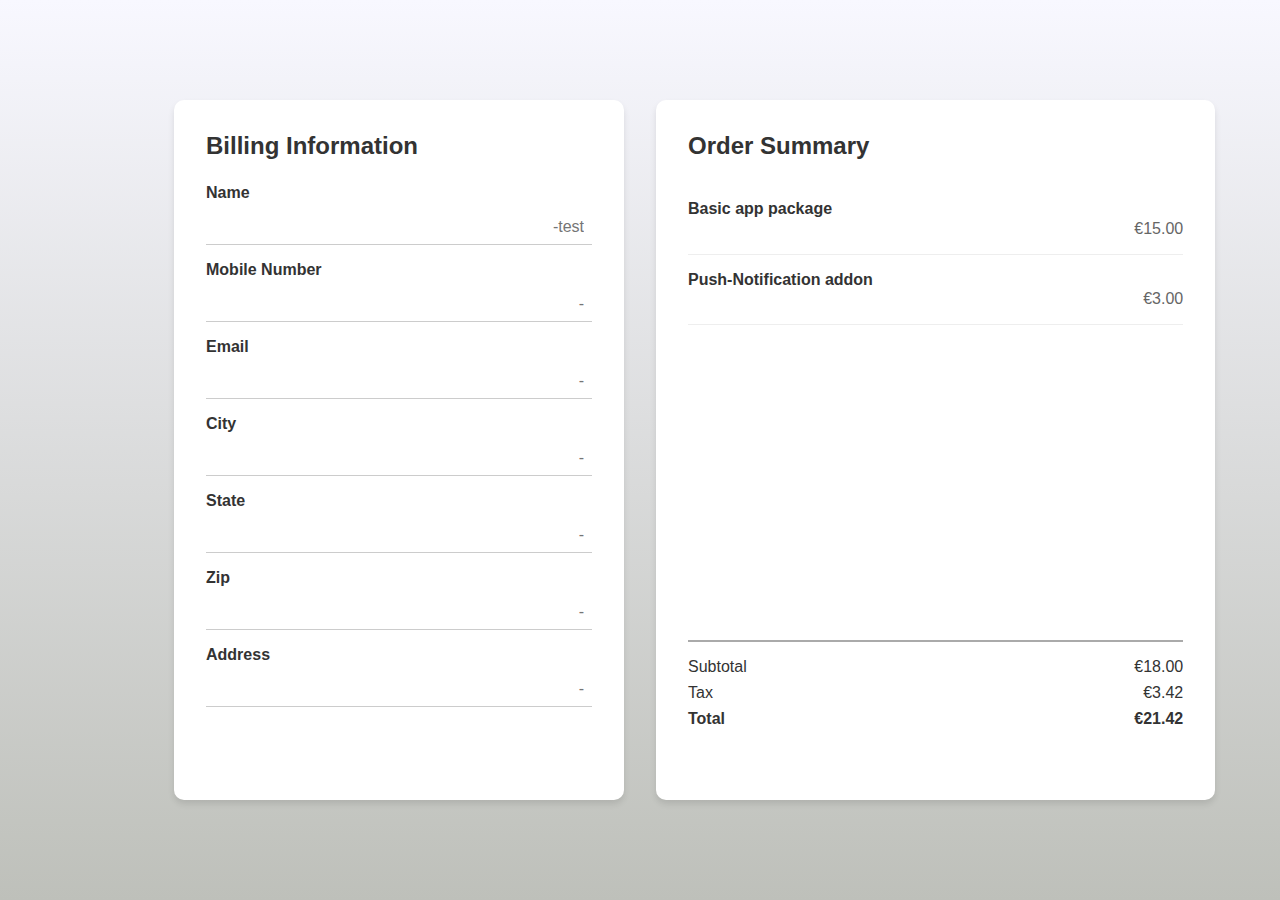
<file: checkout.html>
<!DOCTYPE html>
<html lang="en">
<head>
    <meta charset="UTF-8" />
    <meta name="viewport" content="width=device-width, initial-scale=1.0"/>
    <title>Checkout Example</title>
    <link rel="stylesheet" href="css/style.css">

</head>
<body>

<main>
    <section class="section">
        <div class="section-inner visible">

            <!-- Checkout Container -->
            <div class="checkout-container">

                <!-- Left Side: Delivery Information -->
                <div class="checkout-left">
                    <h2>Billing Information</h2>
                    <form class="checkout-form" id="checkout-form">

                        <!-- Name -->
                        <div class="form-group">
                            <label for="name">Name</label>
                            <input type="text" id="name" name="name" placeholder="-test" required />
                        </div>

                        <!-- Mobile Number -->
                        <div class="form-group">
                            <label for="mobile">Mobile Number</label>
                            <input type="tel" id="mobile" name="mobile" placeholder="-" required />
                        </div>

                        <!-- Email -->
                        <div class="form-group">
                            <label for="email">Email</label>
                            <input type="email" id="email" name="email" placeholder="-" required />
                        </div>

                        <!-- City/State/Zip -->
                        <div class="form-row">
                            <div class="form-group">
                                <label for="city">City</label>
                                <input type="text" id="city" name="city" placeholder="-" required />
                            </div>
                            <div class="form-group">
                                <label for="state">State</label>
                                <input type="text" id="state" name="state" placeholder="-" required />
                            </div>
                            <div class="form-group">
                                <label for="zip">Zip</label>
                                <input type="text" id="zip" name="zip" placeholder="-" required />
                            </div>
                        </div>

                        <!-- Address -->
                        <div class="form-group">
                            <label for="address">Address</label>
                            <input type="text" id="address" name="address" placeholder="-" required />
                        </div>

                    </form>
                </div>

                <!-- Right Side: Order Summary -->
                <div class="checkout-right">
                    <h2>Order Summary</h2>

                    <!-- Example Items -->
                    <div class="order-item">
                        <div class="item-details">
                            <p class="item-name">Basic app package</p>
                            <p class="item-price">€15.00</p>
                        </div>
                    </div>

                    <div class="order-item">
                        <div class="item-details">
                            <p class="item-name">Push-Notification addon</p>
                            <p class="item-price">€3.00</p>
                        </div>
                    </div>

                    <!-- Totals -->
                    <div class="order-summary-totals">
                        <div class="summary-line">
                            <span>Subtotal</span>
                            <span id="subtotal">€18.00</span>
                        </div>
                        <div class="summary-line">
                            <span>Tax</span>
                            <span id="tax">€3.42</span>
                        </div>
                        <div class="summary-line total">
                            <span>Total</span>
                            <span id="total-price">€21.42</span>
                        </div>
                    </div>

                    <!-- PayPal Button Container -->
                    <div id="paypal-button-container"></div>
                </div>
            </div>
        </div>
    </section>
</main>

<script
        src="https://www.paypal.com/sdk/js?client-id=ATngG7_61oa2brw5OFeEktmTzAjhSTq_IqnsSWu-BUJF0Je8p9V9X30cW1BtFCRsKw8Apv-ALynq7Yig&buyer-country=DE&currency=EUR&components=buttons&enable-funding=card&disable-funding=venmo,paylater"
        data-sdk-integration-source="developer-studio"

></script>
<script src="js/paypal.js" defer></script>

</body>
</html>
</file>
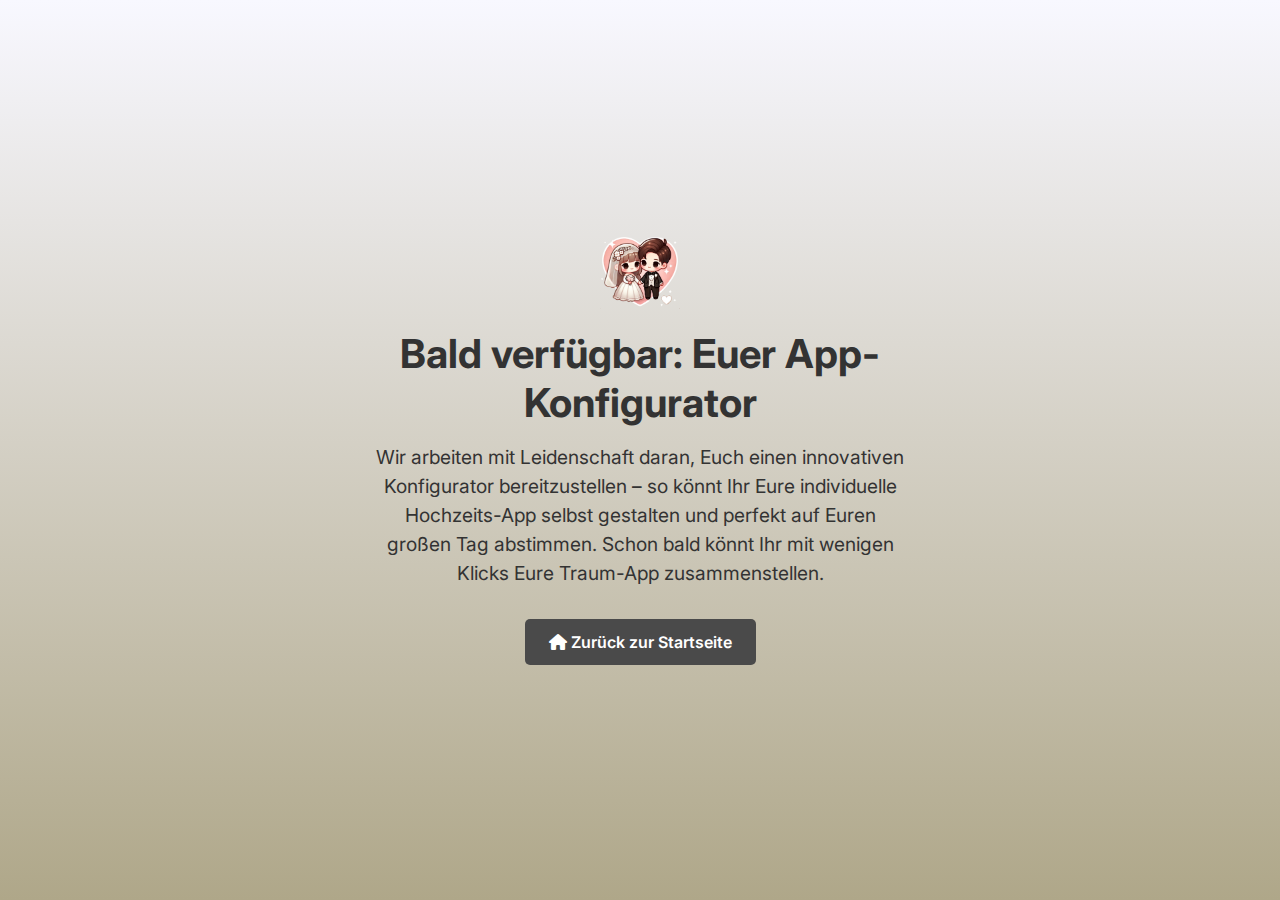
<file: underConstruction.html>
<!DOCTYPE html>
<html lang="de">
<head>
    <meta charset="UTF-8">
    <meta name="viewport" content="width=device-width, initial-scale=1.0">
    <title>HochzeitsApp – Seite in Arbeit</title>
    <meta name="description" content="Unser App-Konfigurator kommt bald: Gestaltet eure individuelle Hochzeits-App selbst!">
    <link rel="icon" type="image/png" href="images/Icon2.png">

    <!-- Fonts und Icons -->
    <link href="https://fonts.googleapis.com/css2?family=Inter:wght@400;700&display=swap" rel="stylesheet">
    <link rel="stylesheet" href="https://cdnjs.cloudflare.com/ajax/libs/font-awesome/6.0.0-beta3/css/all.min.css">

    <!-- Eigene Styles -->
    <link rel="stylesheet" href="css/style.css">
    <style>
        /* Globaler Body-Hintergrund bleibt wie zuvor */
        body {
          font-family: 'Inter', sans-serif;
          background: linear-gradient(to top, #AFA789, #f8f8ff);
          margin: 0;
          padding: 0;
          display: flex;
          align-items: center;
          justify-content: center;
          height: 100vh;
          text-align: center;
          color: #333;
        }
        /* Kachel in der Mitte: ohne separaten Hintergrund oder Schatten */
        .under-construction-container {
          max-width: 600px;
          padding: 2rem;
          background: transparent;
          border: none;
        }
        .under-construction-container img {
          width: 80px;
          margin-bottom: 1rem;
        }
        .under-construction-container h1 {
          font-size: 2.5rem;
          margin-bottom: 1rem;
        }
        .under-construction-container p {
          font-size: 1.2rem;
          margin-bottom: 2rem;
          line-height: 1.5;
        }
        .under-construction-container .btn {
          display: inline-block;
          background: #4a4a4a;
          color: #fff;
          padding: 0.8rem 1.5rem;
          text-decoration: none;
          border-radius: 5px;
          transition: background 0.3s ease;
        }
        .under-construction-container .btn:hover {
          background: #ff4c4c;
        }
    </style>
</head>
<body>
<div class="under-construction-container">
    <img src="images/Icon2.png" alt="HochzeitsApp Logo">
    <h1>Bald verfügbar: Euer App-Konfigurator</h1>
    <p>
        Wir arbeiten mit Leidenschaft daran, Euch einen innovativen Konfigurator bereitzustellen – so könnt Ihr Eure individuelle Hochzeits-App selbst gestalten und perfekt auf Euren großen Tag abstimmen. Schon bald könnt Ihr mit wenigen Klicks Eure Traum-App zusammenstellen.
    </p>
    <a href="index.html" class="btn"><i class="fas fa-home"></i> Zurück zur Startseite</a>
</div>
</body>
</html>
</file>
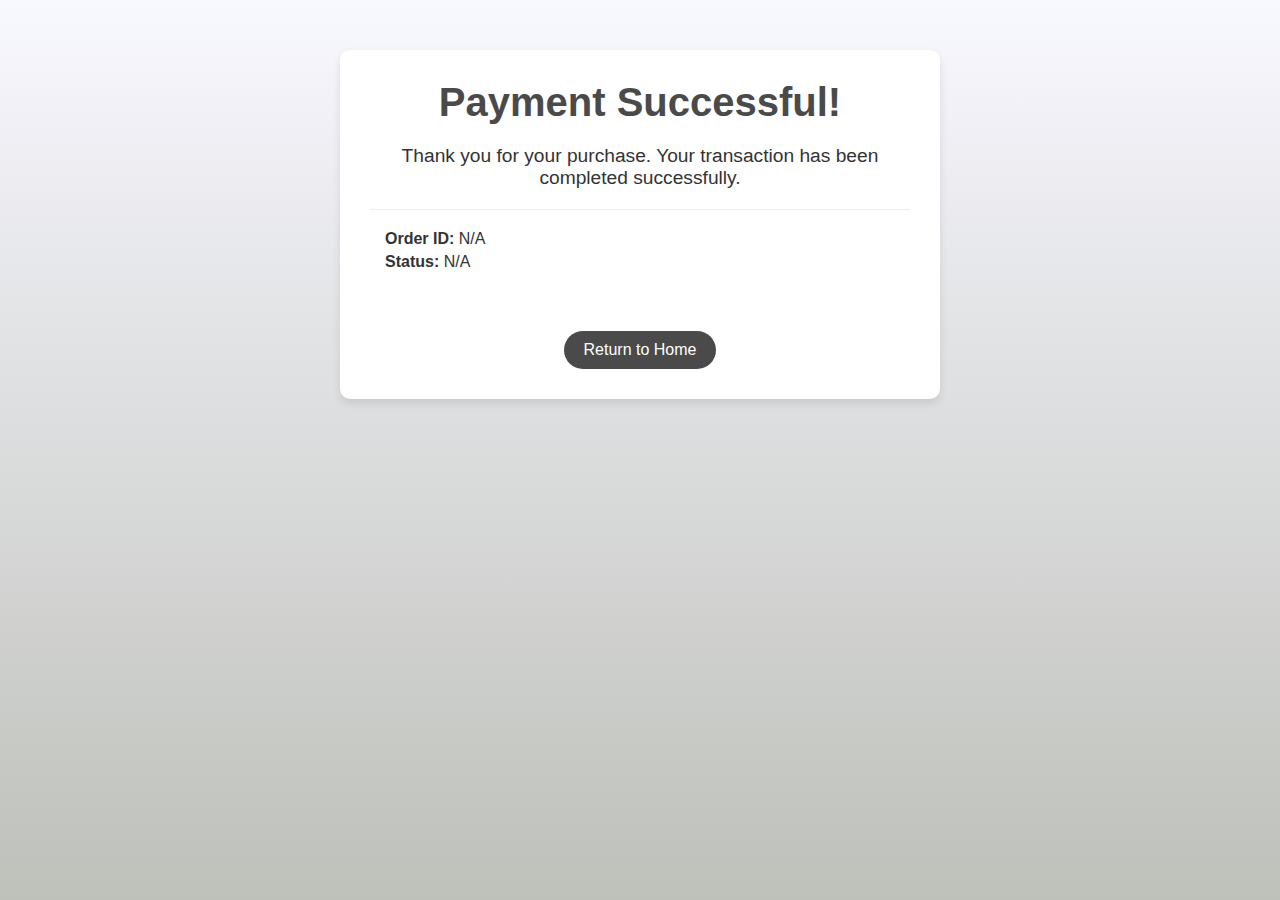
<file: html/success.html>
<!DOCTYPE html>
<html lang="de">
<head>
    <meta charset="UTF-8" />
    <meta name="viewport" content="width=device-width, initial-scale=1.0"/>
    <title>Payment Success</title>
    <link rel="stylesheet" href="../css/style.css">
    <style>
        /* Additional styles for the success page container */
        .success-container {
          max-width: 600px;
          margin: 50px auto;
          padding: 30px;
          background-color: #fff;
          border-radius: 10px;
          box-shadow: 0 4px 8px rgba(0,0,0,0.1);
          text-align: center;
        }
        .success-title {
          font-size: 2.5rem;
          color: #4a4a4a;
          margin-bottom: 20px;
        }
        .success-message {
          font-size: 1.2rem;
          margin-bottom: 20px;
        }
        .order-summary {
          text-align: left;
          font-size: 1rem;
          margin: 20px auto;
          padding: 15px;
          border-top: 1px solid #eee;
        }
        .order-summary p {
          margin: 5px 0;
        }
        .back-home {
          display: inline-block;
          margin-top: 20px;
          padding: 10px 20px;
          border-radius: 50px;
          background: #4a4a4a;
          color: #fff;
          text-decoration: none;
          transition: background 0.3s;
        }
        .back-home:hover {
          background: #333;
        }
    </style>
</head>
<body>
<main>
    <div class="success-container">
        <h1 class="success-title">Payment Successful!</h1>
        <p class="success-message">
            Thank you for your purchase. Your transaction has been completed successfully.
        </p>
        <div class="order-summary">
            <p><strong>Order ID:</strong> <span id="order-id">N/A</span></p>
            <p><strong>Status:</strong> <span id="order-status">N/A</span></p>
        </div>
        <a href="/" class="back-home">Return to Home</a>
    </div>
</main>

<script>
    // Retrieve order details from query parameters and display them
    const params = new URLSearchParams(window.location.search);
    document.getElementById('order-id').textContent = params.get('orderID') || 'N/A';
    document.getElementById('order-status').textContent = params.get('status') || 'N/A';
</script>
</body>
</html>
</file>
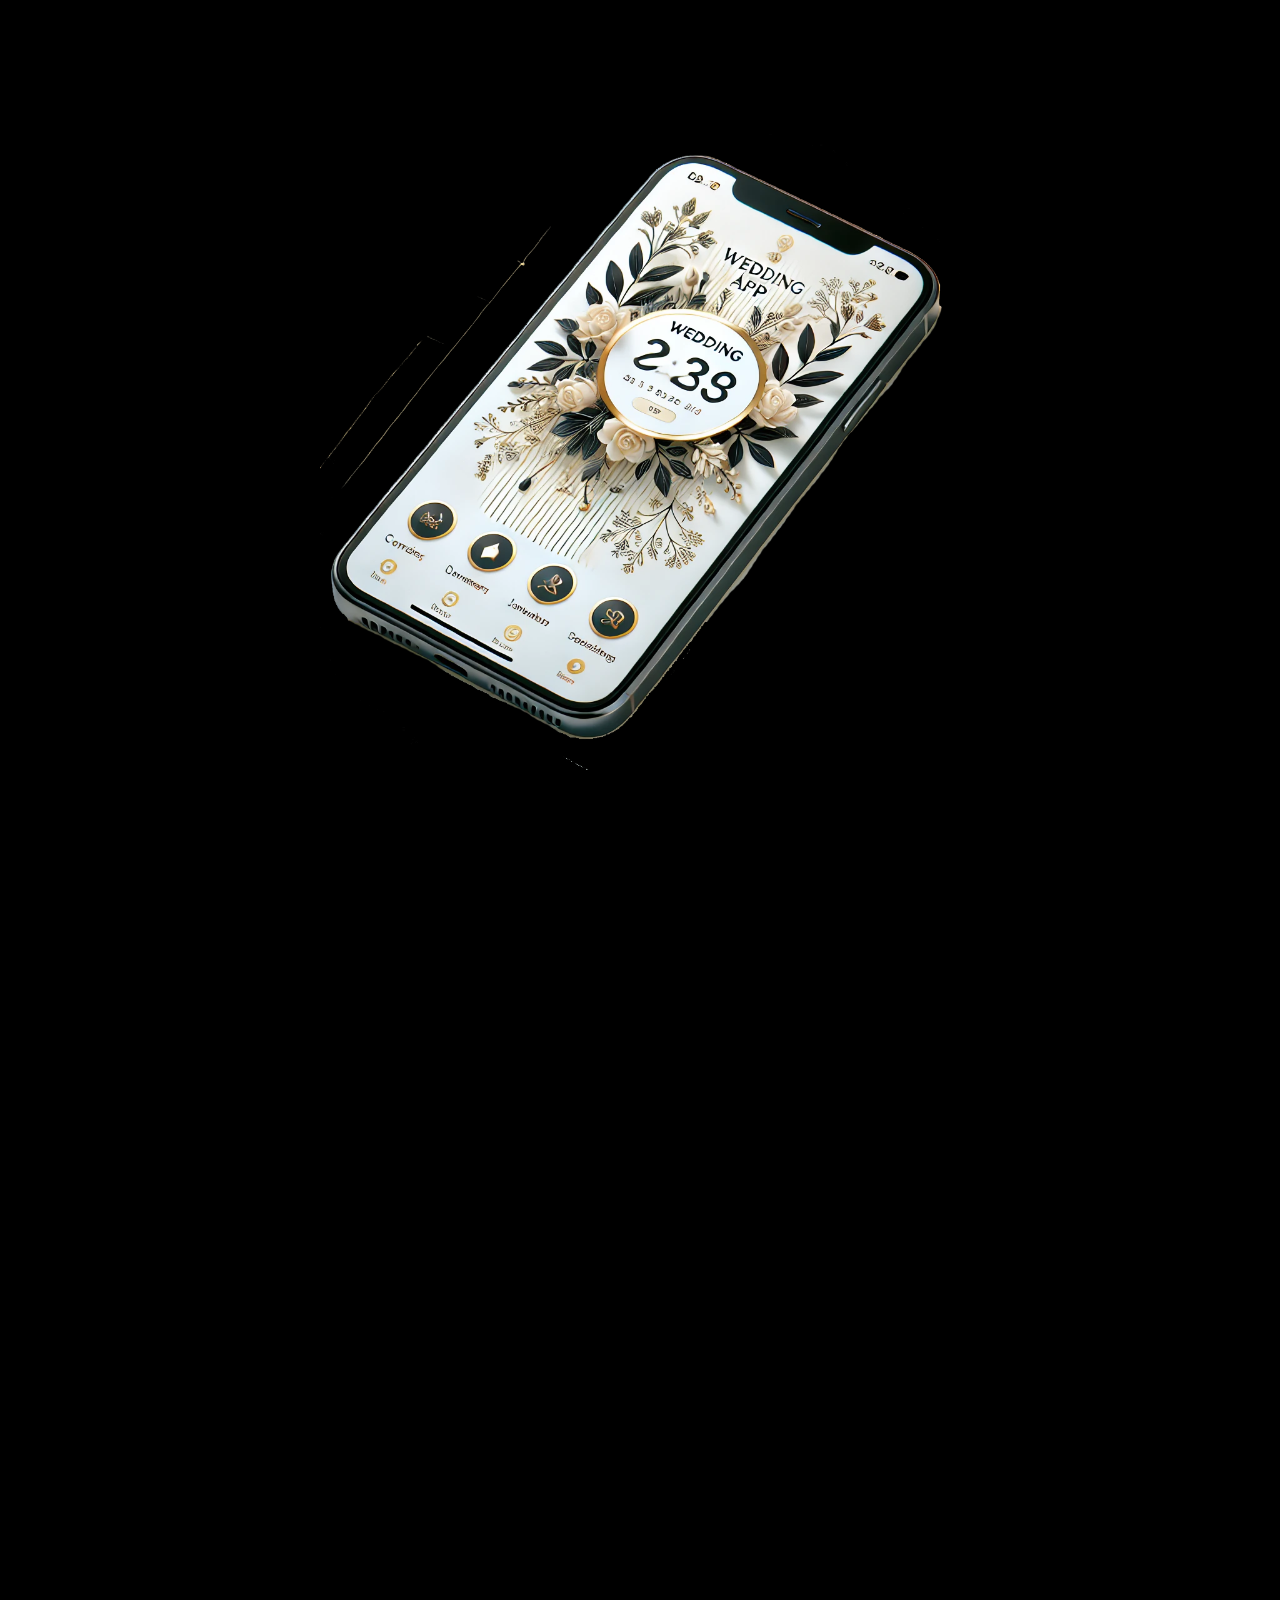
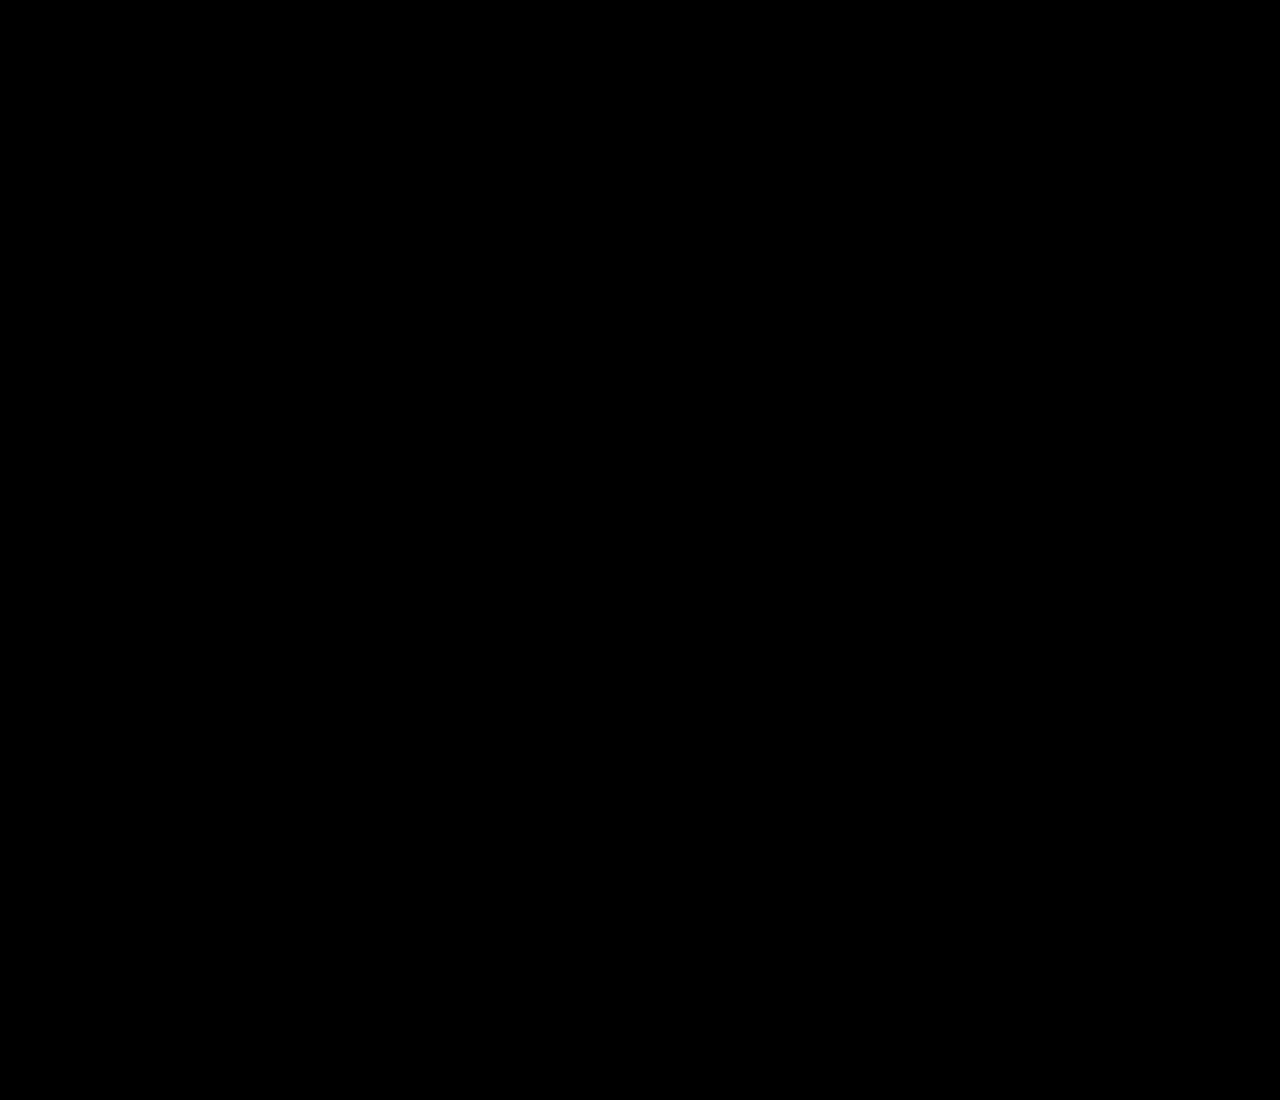
<file: images/parallax.html>
<!DOCTYPE html>
<html lang="de">
<head>
    <meta charset="UTF-8">
    <meta name="viewport" content="width=device-width, initial-scale=1.0">
    <title>Smartphone mit Scroll-Countdown (Parallax-Effekt)</title>
    <style>
        /* Grundlegendes Styling */
        body {
          margin: 0;
          padding: 0;
          background-color: #000;
          font-family: Arial, sans-serif;
          color: #fff;
          overflow-x: hidden; /* verhindert horizontales Scrollen */
        }

        /* Fixierter Container für Smartphone und Countdown-Bild */
        #smartphone-container {
          position: fixed;
          top: 50%;
          left: 50%;
          transform: translate(-50%, -50%);
          z-index: 1;
        }

        /* Smartphone-Bild – passe hier die Größe an */
        #smartphone-container img#smartphone {
          max-width: 800px; /* Beispielgröße */
          width: 100%;
          height: auto;
          display: block;
        }

        /* Countdown-Bild – Positionierung, Ausgangszustand und Übergänge */
        #smartphone-container img#countdown {
          position: absolute;
          top: -50px;           /* 50px oberhalb des Smartphones */
          left: 15%;            /* Basisposition (kann angepasst werden) */
          transform: translate(-50%, 0); /* Horizontal zentriert */
          width: 60%;           /* Bildgröße anpassbar */
          opacity: 0;           /* Anfangszustand: unsichtbar */
          transition: opacity 0.5s linear, transform 0.5s linear; /* Übergänge für Fade-In und Fade-Out */
        }

        /* Zusätzlicher Inhalt, damit die Seite scrollbar ist */
        #content {
          min-height: 200vh;
          padding-top: 100vh;
        }
    </style>
</head>
<body>

<!-- Fixierter Container mit Smartphone und Countdown -->
<div id="smartphone-container">
    <img src="handy.png" alt="Smartphone" id="smartphone">
    <img src="countdown.png" alt="Countdown" id="countdown">
</div>

<!-- Inhalt, der das Scrollen ermöglicht -->
<div id="content"></div>

<script>
    // Zugriff auf das Countdown-Bild
    const countdownImg = document.getElementById('countdown');

    // Aktualisiert das Countdown-Bild basierend auf dem Scroll-Fortschritt der gesamten Seite.
    function updateCountdown() {
      // Berechne den gesamten Scroll-Fortschritt (Wert zwischen 0 und 1)
      const scrollProgress = window.pageYOffset / (document.documentElement.scrollHeight - window.innerHeight);

      let opacity = 0;
      let extraX = 0; // zusätzlicher horizontaler Versatz in Pixeln

      /* Effekt in drei Phasen:
         - Phase 1 (scrollProgress 0 - 0.2): Fade-In & Countdown fährt von links herein.
         - Phase 2 (scrollProgress 0.2 - 0.7): Countdown bleibt voll sichtbar.
         - Phase 3 (scrollProgress 0.7 - 1): Fade-Out & Countdown fährt nach links heraus.
      */
      if (scrollProgress < 0.2) {
        // Fade-In-Phase: normiere progress auf 0 bis 1
        const p = scrollProgress / 0.2;
        opacity = p;
        // Extra-Verschiebung: startet bei -100px und bewegt sich auf 0px
        extraX = -100 * (1 - p);
      } else if (scrollProgress < 0.7) {
        // Voll sichtbar
        opacity = 1;
        extraX = 0;
      } else {
        // Fade-Out-Phase: normiere progress von 0 bis 1 über 0.7 bis 1
        const p = (scrollProgress - 0.7) / 0.3;
        opacity = 1 - p;
        // Verschiebung: von 0px bis -100px nach links
        extraX = -100 * p;
      }

      countdownImg.style.opacity = opacity;
      // Basis-Positionierung bleibt erhalten, und der zusätzliche Versatz wird addiert.
      countdownImg.style.transform = `translate(-50%, 0) translateX(${extraX}px)`;
    }

    window.addEventListener('scroll', updateCountdown);
    updateCountdown();
</script>
</body>
</html>
</file>
<file: css/style.css>
/*******************************************
 * SPLASH/LOADER CSS (newly added)
 *******************************************/

/* The full-screen splash overlay */
#splash {
  position: fixed;
  top: 0;
  right: 0;
  bottom: 0;
  left: 0;
  z-index: 9999;
  display: flex;
  align-items: center;
  justify-content: center;
  background-color: #FFFFFF; /* or any color you wish */
}

/* Simple spinner */
.spinner {
  width: 60px;
  height: 60px;
  border: 8px solid #cccccc; /* Lighter ring */
  border-top: 8px solid #4a4a4a; /* Darker ring for contrast */
  border-radius: 50%;
  animation: spin 1s linear infinite;
}

@keyframes spin {
  0%   { transform: rotate(0deg); }
  100% { transform: rotate(360deg); }
}

/*******************************************
 * GOOGLE FONT IMPORTS
 *******************************************/
@import url('https://fonts.googleapis.com/css2?family=Playfair+Display:wght@400;700&display=swap');
@import url('https://fonts.googleapis.com/css2?family=Great+Vibes:wght@400;700&&display=swap');

/* ---------------------------
   Language Switcher Styles
--------------------------- */
.language-switcher {
    position: fixed;
    top: 2.2vh;
    right: 3vw;
    font-size: 1.2rem;
    z-index: 105;
}

.language-switcher a {
    color: #333;
    text-decoration: none;
    margin-right: 10px;
    padding-bottom: 2px;
    border-bottom: 2px solid transparent;
    transition: border-bottom 0.3s;
}

.language-switcher a.active,
.language-switcher a:hover {
    border-bottom-color: #333;
}

/* ---------------------------
   Editor-Link Container
--------------------------- */
.editor-container {
  position: fixed;
  top: 95vh;
  right: clamp(20px, 3vw, 100px);
  z-index: 105;
}

.editor-link {
  display: inline-block;
  padding: 5px 15px;
  border: 2px solid #4a4a4a;
  background: transparent;
  color: #4a4a4a;
  border-radius: 50px;
  text-decoration: none;
  font-weight: 600;
  transition: background 0.3s, color 0.3s, border-color 0.3s;
}

.editor-link:hover {
  background: #000;
  color: #f8f8ff;
}

/* ---------------------------
   Global Reset and Box Sizing
--------------------------- */
* {
  margin: 0;
  padding: 0;
  box-sizing: border-box;
}

html {
  scroll-behavior: smooth;
}

body {
  font-family: 'Playfair Display', sans-serif;
  color: #333;
  overflow-x: hidden;
  background: linear-gradient(to top, #bec0ba, #f8f8ff);
}

/* ---------------------------
   Scroll-Snap Container
--------------------------- */
main {
  scroll-snap-type: y mandatory;
  overflow-y: scroll;
  height: 100vh;
}

/* ---------------------------
   Container
--------------------------- */
.container {
  max-width: 1200px;
  margin: 0 auto;
  padding: 0 20px;
}

/* ---------------------------
   Section Subtitle
--------------------------- */
.section-subtitle {
  margin-bottom: 20px;
}

/* ---------------------------
   Burger Menu & Mobile Navigation
--------------------------- */
.burger-menu {
  position: fixed;
  top: 20px;
  left: 20px;
  cursor: pointer;
  z-index: 102;
  display: none;
}

.burger-menu span {
  display: block;
  width: 25px;
  height: 3px;
  background: #4a4a4a;
  margin: 5px 0;
  border-radius: 2px;
}

@media (max-width: 768px) {
  .burger-menu {
    display: block;
  }
}

.mobile-nav {
  position: fixed;
  top: 0;
  left: -100%;
  width: 250px;
  height: 100%;
  background: #4a4a4a;
  transition: left 0.3s ease;
  z-index: 101;
}

.mobile-nav ul {
  list-style: none;
  padding: 20px;
}

.mobile-nav ul li {
  margin-bottom: 15px;
}

.mobile-nav ul li a {
  color: #fff;
  text-decoration: none;
  font-size: 1.2rem;
}

.mobile-nav.active {
  left: 0;
}

/* ---------------------------
   Section Base Styles
--------------------------- */
.section {
  min-height: 100vh;
  scroll-snap-align: start;
  display: flex;
  align-items: center;
  justify-content: center;
}

/* Slide-In Animation for Section Inner Content */
.section-inner {
  opacity: 0;
  transform: translateY(50px);
  transition: transform 0.8s ease-out, opacity 0.8s ease-out;
}

.section-inner.visible {
  opacity: 1;
  transform: translateY(0);
}

/* ---------------------------
   Hero Section
--------------------------- */
.hero {
  position: relative;
  background: url('../images/Handy_Webseite_Startseite_mit_Schrift.png') no-repeat calc(50vw) calc(35vh);
  color: #000;
  text-align: center;
  display: flex;
  align-items: center;
  justify-content: center;
  background-size: 40%;
  animation: float-large 4s ease-in-out infinite;
}

@media (max-width: 768px) {
  .hero {
    background: url('../images/Handy_Webseite_Startseite_mit_Schrift.png') no-repeat calc(30vw) calc(55vh);
    background-size: 80%;
    animation: float-small 4s ease-in-out infinite;
  }
}

@keyframes float-large {
  0% {
    background-position: calc(50vw) calc(35vh);
  }
  50% {
    background-position: calc(50vw) calc(36vh);
  }
  100% {
    background-position: calc(50vw) calc(35vh);
  }
}

@keyframes float-small {
  0% {
    background-position: calc(30vw) calc(55vh);
  }
  50% {
    background-position: calc(30vw) calc(56vh);
  }
  100% {
    background-position: calc(30vw) calc(55vh);
  }
}

.hero-content {
  position: relative;
  z-index: 2;
  max-width: 800px;
  padding: 20px;
}

.hero h1 {
  font-size: 3.5rem;
  margin-bottom: 20px;
  text-shadow: 2px 2px 20px #e6e2d3;
}

.hero p {
  font-size: 1.3rem;
  margin-bottom: 30px;
}

/* ---------------------------
   Button Styles
--------------------------- */
.btn {
  display: inline-block;
  padding: 12px 30px;
  background: #4a4a4a;
  color: #fff;
  border-radius: 50px;
  text-decoration: none;
  font-weight: 600;
  transition: background 0.3s;
}

.btn:hover {
  background: #333333;
}

/* ---------------------------
   Features Section
--------------------------- */
.features-grid {
  display: grid;
  grid-template-columns: repeat(auto-fit, minmax(280px, 1fr));
  gap: 30px;
}

.feature {
  box-shadow: 0 4px 6px rgba(0, 0, 0, 0.1);
  padding: 30px;
  border-radius: 10px;
  text-align: center;
  transition: transform 0.3s, box-shadow 0.3s;
  background-color: rgba(240, 240, 240, 0.8);
}

.feature:hover {
  transform: translateY(-5px);
  box-shadow: 0 10px 20px rgba(0,0,0,0.1);
}

.feature i {
  font-size: 2.5rem;
  color: #4a4a4a;
  margin-bottom: 15px;
}

.feature h3 {
  font-size: 1.5rem;
  margin-bottom: 10px;
}

.feature p {
  font-size: 1rem;
  color: #555;
}

/* ---------------------------
   Screens Section
--------------------------- */
.screens {
  display: flex;
  align-items: center;
  justify-content: center;
  min-height: 100vh;
  padding: 2rem 0;
}

.screens-grid {
  display: grid;
  grid-template-columns: repeat(4, 1fr);
  gap: 0.5rem;
  justify-items: center;
  align-items: center;
}

.screen-item img {
  display: block;
  max-width: 100%;
  width: auto;
  height: auto;
  max-height: 40vh;
  border-radius: 10px;
  transition: transform 0.3s ease;
  box-shadow: 0 4px 6px rgba(0, 0, 0, 0.8);
}

@media (max-width: 768px) {
  .screens-grid {
    grid-template-columns: repeat(2, 1fr);
  }
}

/* ---------------------------
   Modal
--------------------------- */
.modal {
  display: none;
  position: fixed;
  z-index: 2000;
  left: 0;
  top: 0;
  width: 100%;
  height: 100%;
  background: rgba(0,0,0,0.9);
  align-items: center;
  justify-content: center;
}

.modal-content {
  max-width: 90%;
  max-height: 80%;
}

.modal-close {
  position: absolute;
  top: 20px;
  right: 30px;
  color: #fff;
  font-size: 40px;
  cursor: pointer;
}

/* ---------------------------
   Horizontal Timeline (Process & Pricing)
--------------------------- */
.horizontal-timeline {
  display: flex;
  flex-direction: row;
  flex-wrap: nowrap;
  gap: 30px;
  justify-content: center;
  margin-top: 50px;
  padding-bottom: 30px;
}

.horizontal-timeline .timeline-step {
  position: relative;
  flex: 1 1 250px;
  background: rgba(240, 240, 240, 0.8);
  padding: 60px 20px 20px;
  border-radius: 6px;
  text-align: center;
  display: flex;
  flex-direction: column;
  z-index: 2;
}

.horizontal-timeline .timeline-step h3 {
  margin-bottom: 15px;
}

.horizontal-timeline .timeline-step .step-icon {
  position: absolute;
  top: -25px;
  left: 50%;
  transform: translateX(-50%);
  width: 50px;
  height: 50px;
  background: #fff;
  border: 2px solid #4a4a4a;
  border-radius: 50%;
  display: flex;
  align-items: center;
  justify-content: center;
  font-size: 1.5rem;
  z-index: 3;
}

@media (max-width: 768px) {
  .horizontal-timeline {
    flex-direction: column;
    align-items: center;
    margin-top: 30px;
  }
  .horizontal-timeline .timeline-step {
    width: 90%;
    margin: 20px 0;
    padding-top: 40px;
  }
  .horizontal-timeline .timeline-step .step-icon {
    top: -20px;
  }
}

/* add extra space above the price line */
.timeline-step .price {
  margin-top: 2rem;
}


/* ---------------------------
   Process & Pricing Cards – Consistent Sizing
--------------------------- */
.process-step,
.pricing-step {
  display: flex;
  flex-direction: column;
  padding: 20px;
  border-radius: 10px;
  text-align: center;
  box-shadow: 0 4px 6px rgba(0, 0, 0, 0.1);
  flex: 1 1 250px;
  max-width: 250px;
  min-height: 300px;
  transition: transform 0.3s, box-shadow 0.3s;
  background-color: rgba(240, 240, 240, 0.8);
}

/* Allow paragraphs (except .price) to fill available space */
.pricing-step p:not(.price),
.process-step p:not(.price) {
  flex-grow: 1;
}

/* Price styling: no flex-grow so it doesn't expand and push to the bottom */
.price {
  font-size: 1.8rem;
  font-weight: 700;
  color: #4a4a4a;
  flex-grow: 0;
  margin-top: auto;
}

/* ---------------------------
   Pricing Specific Borders
--------------------------- */
/* Solid border for Basic App (first pricing card) */
.pricing-step:first-of-type {
  border: 1px solid #4a4a4a;
}

/* Dashed borders for optional addon pricing cards */
.pricing-step:not(:first-of-type) {
  border: 1px dashed #4a4a4a;
}

/* ---------------------------
   Additional Pricing List Styles
--------------------------- */
.pricing-step ul {
  list-style: none;
  padding-left: 0;
  margin: 0;
}

/* ---------------------------
   Icon Styling for Cards
--------------------------- */
.step-icon {
  width: 80px;
  height: 80px;
  margin: 0 auto 15px;
  display: flex;
  align-items: center;
  justify-content: center;
  border: 2px solid #4a4a4a;
  border-radius: 50%;
}

.step-icon i {
  font-size: 2rem;
  color: #4a4a4a;
}

/* ---------------------------
   About Section
--------------------------- */
.about-content {
  max-width: 800px;
  margin: 0 auto;
  font-size: 1.1rem;
  line-height: 1.8;
  color: #555;
}

.about-content p {
  margin-bottom: 20px;
}

.about-content img {
  max-width: 30%;
  height: auto;
  display: block;
  margin: 0 auto;
  padding-top: 20px;
}

/* ---------------------------
   Demo-App Section
--------------------------- */
.demoapp {
  text-align: center;
}

.demoapp .demo-info {
  max-width: 600px;
  margin: 20px auto;
  font-size: 0.9rem;
  color: #777;
}

/* ---------------------------
   Contact Section
--------------------------- */
.contact {
  text-align: center;
}

.contact .contact-info a {
  font-size: 1.2rem;
  text-decoration: none;
  color: #333;
}

.social-links {
  margin-top: 20px;
}

.social-link {
  font-size: 2rem;
  margin: 0 10px;
  transition: color 0.3s;
}

.social-link.whatsapp-link {
  color: #25D366;
}

.social-link.telegram-link {
  color: #0088cc;
}

.social-link.whatsapp-link:hover,
.social-link.telegram-link:hover {
  color: inherit;
}

/* ---------------------------
   Footer
--------------------------- */
.site-footer {
  background: #333;
  color: #aaa;
  text-align: center;
  padding: 20px 0;
  font-size: 0.9rem;
}

@media (max-width: 768px) {
  .section {
    display: flex;
    flex-direction: column;
    align-items: center;
    justify-content: center;
    padding: 30% 25px;
  }

  .hero h1 {
    font-size: 2.5rem;
  }

  .hero p {
    font-size: 1.1rem;
  }

  .features-grid,
  .screens-grid,
  .pricing-grid,
  .process-timeline {
    gap: 20px;
  }

  .editor-container {
    display: none !important;
  }
}

/**************************************
 * Checkout Form Styles
 **************************************/
.checkout-container {
  display: flex;
  flex-wrap: nowrap;
  gap: 2rem;
  margin: 2rem auto;
  max-width: 1200px;
}

.checkout-left,
.checkout-right {
  background-color: #fff;
  border-radius: 10px;
  padding: 2rem;
  min-width: 450px;
  box-shadow: 0 4px 6px rgba(0,0,0,0.1);
  display: flex;
  flex-direction: column;
  position: relative;
}

.checkout-left {
  flex: 0 0 30%;
}

.checkout-right {
  flex: 0 0 60%;
  display: flex;
  flex-direction: column;
  min-height: 700px;
}

.checkout-left h2,
.checkout-right h2 {
  margin-bottom: 1.5rem;
  font-weight: 700;
}

.checkout-form .form-group {
  display: flex;
  flex-direction: column;
  margin-bottom: 1rem;
}

.checkout-form .form-group input:focus {
  border-bottom: 2px solid #ccc;
}

.checkout-form label {
  margin-bottom: 0.5rem;
  font-weight: 600;
}

.checkout-form input[type="text"],
.checkout-form input[type="email"],
.checkout-form input[type="tel"],
.checkout-form input[type="date"] {
  padding: 0.5rem;
  border: none;
  border-bottom: 1px solid #ccc;
  font-family: inherit;
  font-size: 1rem;
  outline: none;
  text-align: right;
  transition: border-bottom 0.2s ease;
  -webkit-box-shadow: 0 0 0 1000px white inset !important;
  box-shadow: 0 0 0 1000px white inset !important;
  transition: background-color 5000s ease-in-out 0s;
}

.order-item {
  display: flex;
  align-items: center;
  border-bottom: 1px solid #eee;
  padding: 1rem 0;
  gap: 1rem;
}

.order-item img {
  width: 50px;
  height: 50px;
  object-fit: cover;
  border-radius: 5px;
}

.item-details {
  flex: 1;
}

.item-name {
  font-weight: 600;
  margin-bottom: 0.1rem;
}

.item-price {
  color: #666;
  text-align: right;
}

.order-summary-totals {
  margin-top: 1rem;
  padding-top: 1rem;
  border-top: 1px solid #eee;
}

.summary-line {
  display: flex;
  justify-content: space-between;
  margin-bottom: 0.5rem;
  font-size: 1rem;
}

.summary-line.total {
  font-weight: 700;
}

.confirm-btn {
  margin-top: auto;
  width: 100%;
  text-align: center;
  font-size: 1.1rem;
}

@media (max-width: 768px) {
  .checkout-container {
    flex-direction: column;
  }

  .checkout-left, .checkout-right {
    flex: 1 1 100%;
  }

  .form-row {
    flex-direction: column;
  }
}

input.error {
  border-bottom: 2px solid #ffb5b0 !important;
}

#proceed-button {
  margin-top: 3rem;
}

#paypal-button-container {
  margin-top: 2rem;
}

.fade-out {
  opacity: 0;
  transform: translateY(20px);
  transition: opacity 0.5s ease-out, transform 0.5s ease-out;
}

.fade-in {
  opacity: 1;
  transform: translateY(0);
  transition: opacity 0.5s ease-in, transform 0.5s ease-in;
}

.hidden {
  display: none;
}

.order-summary-totals {
  margin-top: auto;
  border-top: 2px solid #aaa;
  padding-top: 1rem;
}

.spacer {
  flex-shrink: 0;
  min-height: 10rem;
  height: auto;
}

/* Modal styles for custom error popup */
.modal {
  display: none;
  position: fixed;
  z-index: 1000;
  left: 0;
  top: 0;
  width: 100%;
  height: 100%;
  background-color: rgba(0,0,0,0.5);
  animation: fadeIn 0.3s ease;
}

.modal-content {
  background-color: #fff;
  margin: 15% auto;
  padding: 20px;
  border-radius: 8px;
  width: 90%;
  max-width: 400px;
  text-align: center;
  animation: slideUp 0.3s ease;
}

.modal-content h2 {
  margin-top: 0;
  color: #333;
}

.modal-content p {
  color: #555;
  font-size: 16px;
}

.modal-content .close {
  float: right;
  font-size: 24px;
  font-weight: bold;
  color: #aaa;
  cursor: pointer;
}

.modal-content .close:hover {
  color: #000;
}

.modal-content button {
  margin-top: 1rem;
  padding: 10px 20px;
  background-color: #4CAF50;
  border: none;
  color: #fff;
  border-radius: 5px;
  cursor: pointer;
  transition: background 0.3s ease;
}

.modal-content button:hover {
  background-color: #45a049;
}

#retry-btn {
  background-color: #ccc;
  color: #333;
  padding: 10px 20px;
  border: none;
  border-radius: 5px;
  cursor: pointer;
  transition: background 0.3s ease;
}

#retry-btn:hover {
  background-color: #bbb;
}

/* ---------------------------
   Shared Minimal Legal Pop-Up Styles (Left Side)
--------------------------- */
#datenschutz-popup,
#impressum-popup {
    position: fixed;
    bottom: 100px;
    left: 20px;
    width: 400px;
    max-width: 80%;
    max-height: 70vh;
    background: #fff;
    color: #333;
    box-shadow: 0 4px 12px rgba(0,0,0,0.1);
    border-radius: 8px;
    padding: 2rem 1rem 1rem;  /* top padding for “×” + body padding */
    overflow: visible;       /* allow the close-btn to sit outside the scroll area */
    display: none;
    z-index: 1000;
}

/* make the text wrapper scrollable instead */
#datenschutz-popup .datenschutz-scroll,
#impressum-popup .impressum-content {
    overflow-y: auto;
    max-height: calc(70vh - 2rem); /* subtract top padding (2rem) */
    padding-right: 0.5rem;         /* avoid scrollbar covering the text */
}

/* remove the old arrow */
#datenschutz-popup::before,
#impressum-popup::before {
    display: none;
}

/* keep the close-btn pinned */
#datenschutz-popup .popup-close,
#impressum-popup .popup-close {
    position: absolute;
    top: 0.75rem;
    right: 0.75rem;
    z-index: 10;
    background: none;
    border: none;
    font-size: 1.2rem;
    color: #666;
    cursor: pointer;
}

/* push the actual content below the close button */
#datenschutz-popup .datenschutz-content {
    margin-top: 0.5rem;
}

/* heading */
#datenschutz-popup h2,
#impressum-popup h2 {
    margin: 0 0 0.75rem 0;
    font-size: 1.2rem;
    font-weight: 600;
}

/* body text */
#datenschutz-popup p,
#impressum-popup p {
    margin: 0 0 0.75rem 0;
    line-height: 1.4;
    font-size: 0.95rem;
}

/* responsive tweak */
@media (max-width: 768px) {
  #datenschutz-popup,
  #impressum-popup {
    width: 80%;
    bottom: 7vh;          /* keep above your bottom links */
    left: 2%;
    max-height: 80vh;
    padding: 2rem 0.75rem 0.75rem;
  }
  #datenschutz-popup .datenschutz-scroll,
  #impressum-popup .impressum-content {
    max-height: calc(80vh - 2rem);
  }
}




/* ---------------------------
   Legal Links (Privacy & Impressum)
--------------------------- */
/* keep the container positioning, but drop the pills */
.legal-container {
    position: fixed;
    bottom: 2vh;
    left: 3vw;
    z-index: 1100;
    display: flex;
    gap: 1.5rem;
}

/* match the language‐switcher link style */
.legal-container a {
    color: #333;
    text-decoration: none;
    margin-right: 10px;          /* same spacing */
    padding-bottom: 2px;         /* same underline gap */
    border-bottom: 2px solid transparent;
    transition: border-bottom 0.3s;
}

.legal-container a:hover {
    border-bottom-color: #333;
}

/* Hide all scrollbars on <main> but keep scrolling */
main {
  /* keep the scrollable area */
  overflow-y: scroll;

  /* Firefox */
  scrollbar-width: none;
  /* IE 10+ */
  -ms-overflow-style: none;
}

/* Chrome, Safari, Opera */
main::-webkit-scrollbar {
  display: none;
}
main::-webkit-scrollbar-track {
  display: none;
}
main::-webkit-scrollbar-thumb {
  display: none;
}


/* --------------------------------------------------
   Hide scrollbars for the legal‐popups’ scrollable areas
   -------------------------------------------------- */
#datenschutz-popup .datenschutz-scroll,
#impressum-popup .impressum-content {
  /* Firefox */
  scrollbar-width: none;
  /* IE 10+ */
  -ms-overflow-style: none;
}
#datenschutz-popup .datenschutz-scroll::-webkit-scrollbar,
#impressum-popup .impressum-content::-webkit-scrollbar {
  /* Chrome, Safari, Opera */
  width: 0;
  height: 0;
}


/* --- Editor Blocker (kompaktes, mittiges Popup) --- */
#editor-blocker[hidden] { display: none !important; }

/* Backdrop: leicht transparent */
#editor-blocker .eb-backdrop {
  position: fixed;
  inset: 0;
  background: rgba(0,0,0,0.3);
  z-index: 3000;
}

/* Kompaktes Popup mittig */
#editor-blocker .eb-panel {
  position: fixed;
  top: 50%;
  left: 50%;
  transform: translate(-50%, -50%);
  width: auto;
  max-width: 420px;
  background: #fff;
  color: #333;
  border-radius: 10px;
  padding: 1.5rem 1.25rem 1.25rem;
  box-shadow: 0 8px 20px rgba(0,0,0,0.25);
  z-index: 3001;
  text-align: center;
}

/* Typographie */
#editor-blocker h2 {
  margin: 0 0 .75rem;
  font-size: 1.25rem;
  font-weight: 700;
}

#editor-blocker p {
  margin: 0 0 1rem;
  line-height: 1.5;
  color: #555;
}

/* Dein vorhandener Button-Stil */
#editor-blocker .btn {
  margin-top: .5rem;
}
</file>
